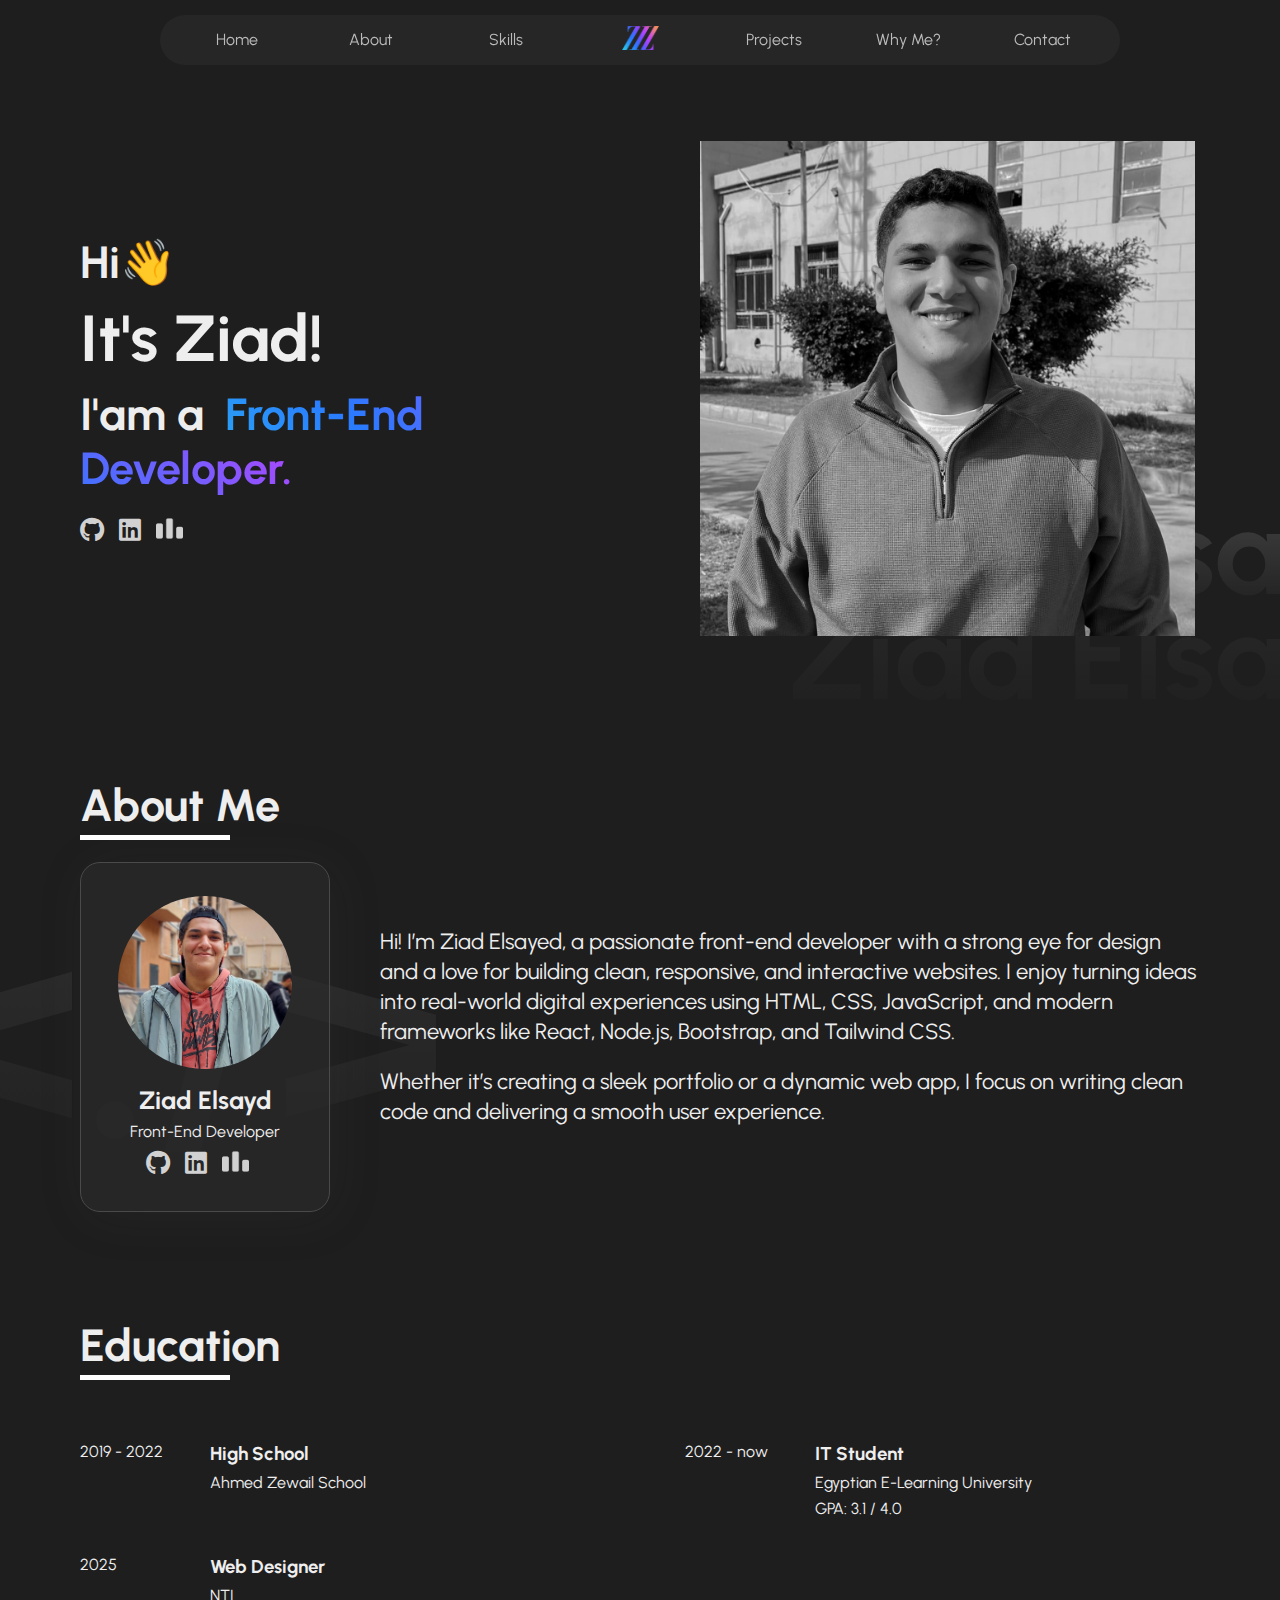
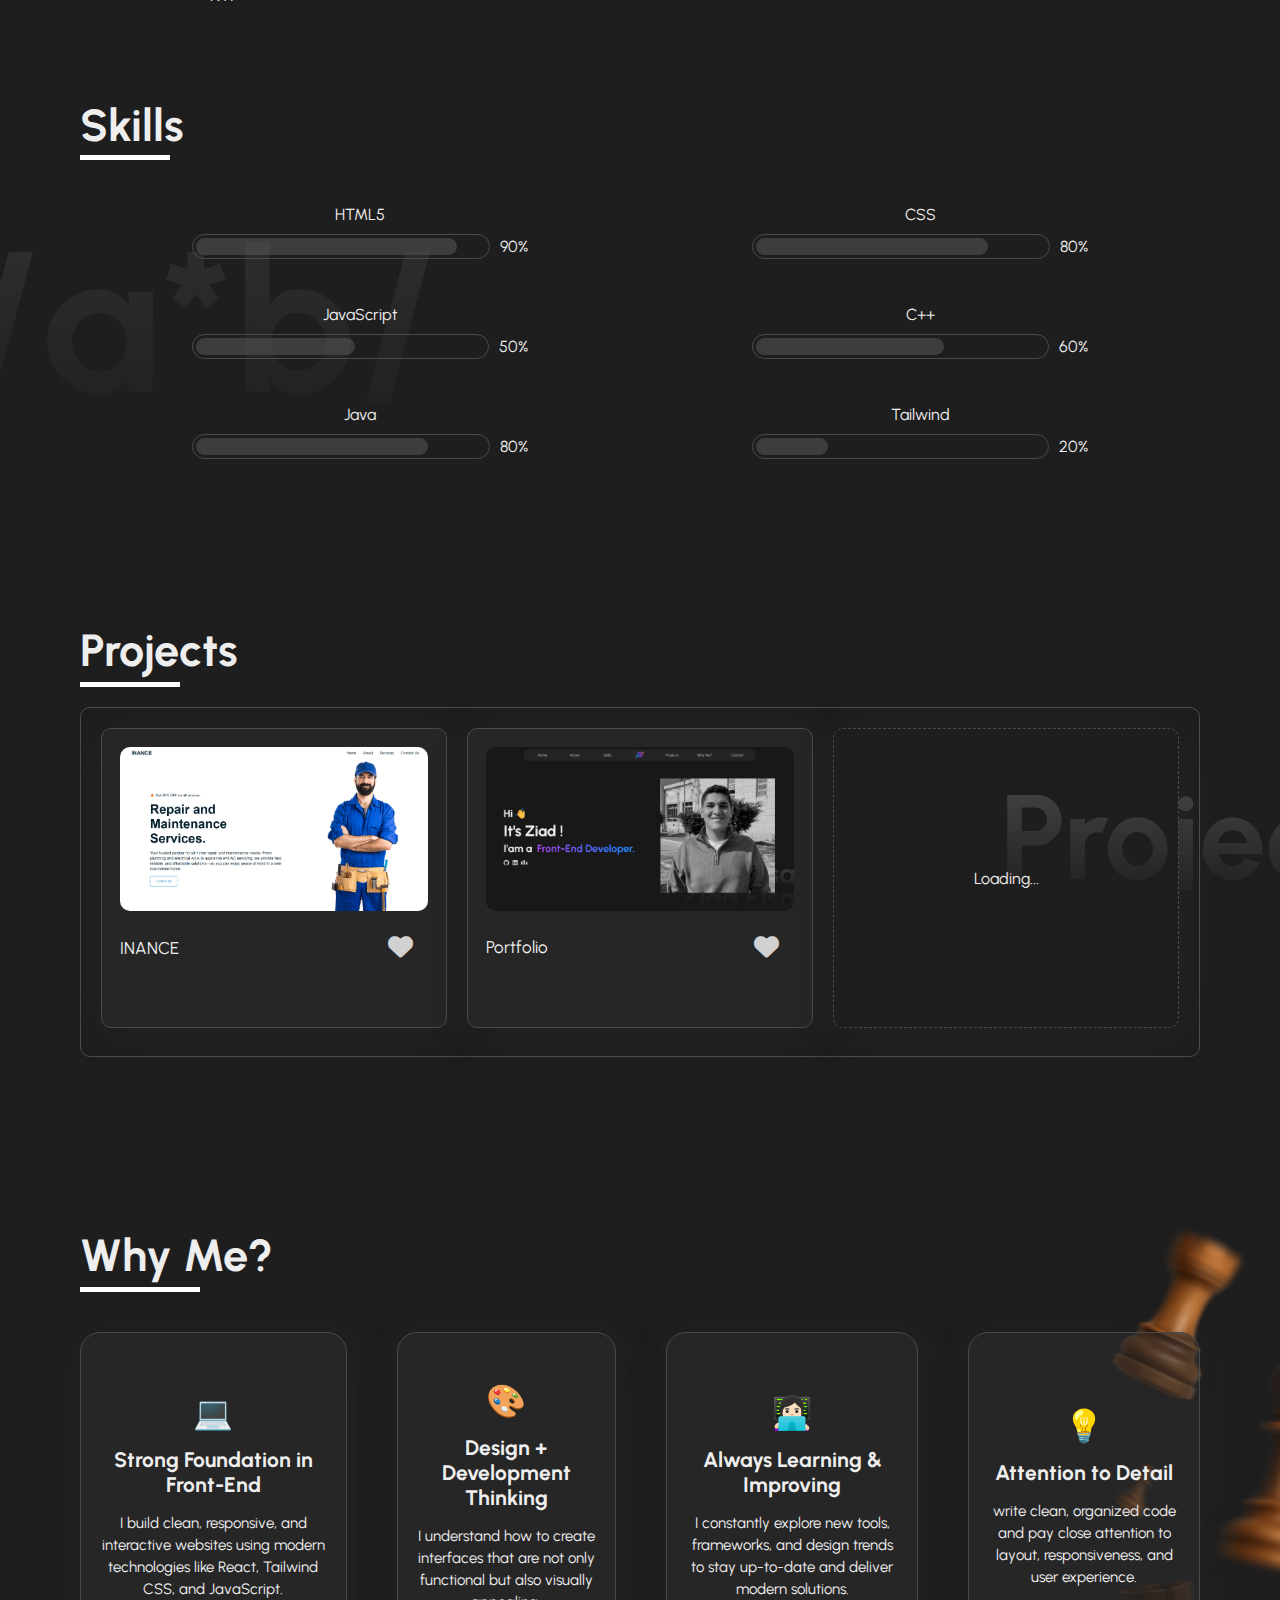
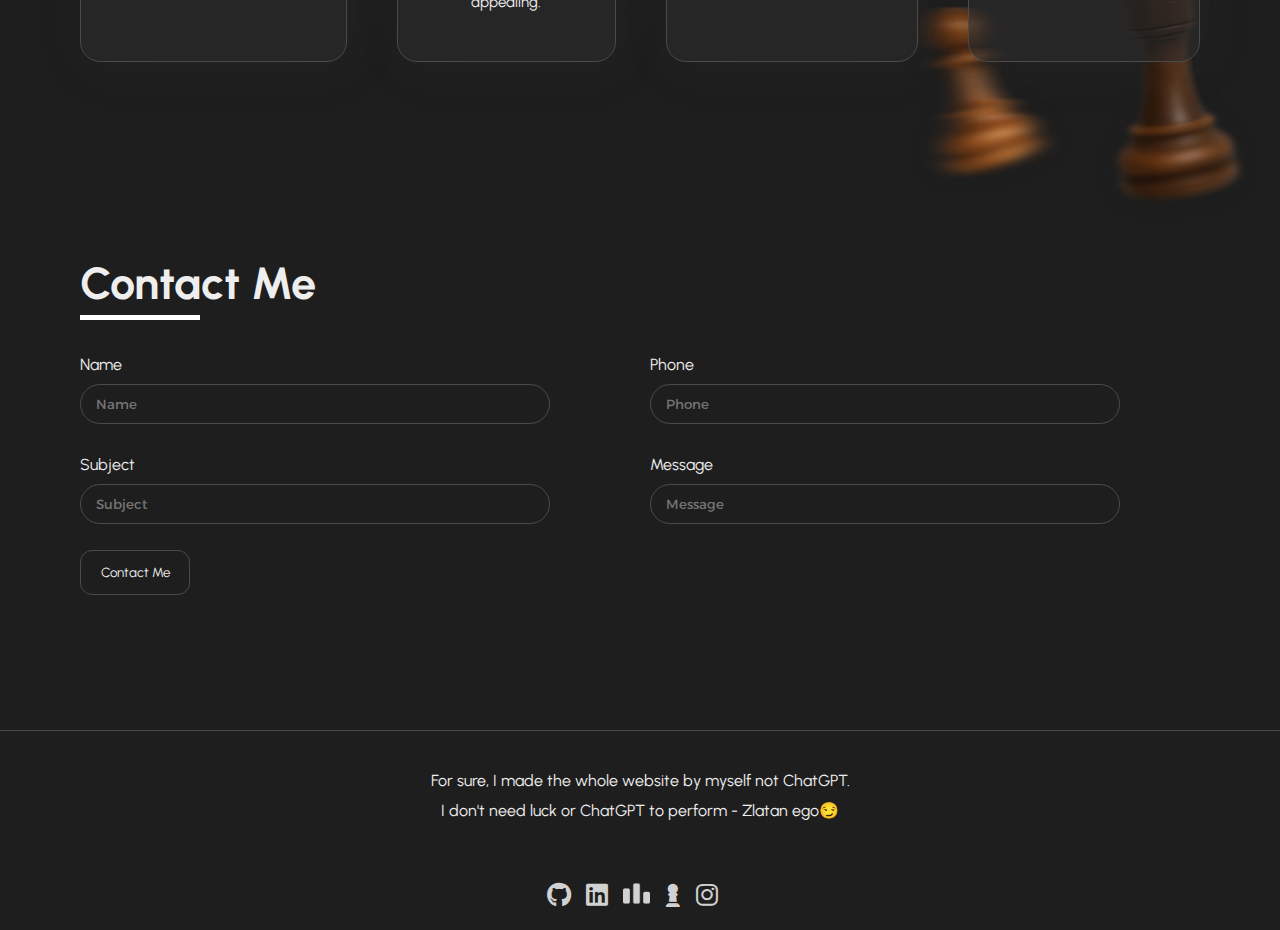
<file: index.html>
<!DOCTYPE html>
<html lang="en">
<head>
    <meta charset="UTF-8">
    <meta name="viewport" content="width=device-width, initial-scale=1.0">
    <link rel="icon" href="assets/gred-logo.png">

    <title>Ziad Elsayd</title>

    <link rel="preconnect" href="https://fonts.googleapis.com">
    <link rel="preconnect" href="https://fonts.gstatic.com" crossorigin>
    <link href="https://fonts.googleapis.com/css2?family=Alexandria:wght@100..900&family=Urbanist:ital,wght@0,100..900;1,100..900&display=swap" rel="stylesheet">

    <link rel="preconnect" href="https://fonts.googleapis.com">
    <link rel="preconnect" href="https://fonts.gstatic.com" crossorigin>
    <link href="https://fonts.googleapis.com/css2?family=Alexandria:wght@100..900&display=swap" rel="stylesheet">

    <link rel="stylesheet" href="styles/body.css">
    <link rel="stylesheet" href="styles/main.css">
    <link rel="stylesheet" href="styles/header.css">
    <link rel="stylesheet" href="styles/about.css">
    <link rel="stylesheet" href="styles/edu.css">
    <link rel="stylesheet" href="styles/projects.css">
    <link rel="stylesheet" href="styles/skills.css">
    <link rel="stylesheet" href="styles/whyme.css">
    <link rel="stylesheet" href="styles/contactme.css">
    <link rel="stylesheet" href="styles/query.css">


    <link rel="stylesheet" href="https://cdnjs.cloudflare.com/ajax/libs/font-awesome/6.7.2/css/all.min.css" integrity="sha512-Evv84Mr4kqVGRNSgIGL/F/aIDqQb7xQ2vcrdIwxfjThSH8CSR7PBEakCr51Ck+w+/U6swU2Im1vVX0SVk9ABhg==" crossorigin="anonymous" referrerpolicy="no-referrer" />
</head>
<body>
    <header>
        <div class="header">
            <nav>
                <ul>
                    <li><a href="#home" class="hover-round-li-div">Home</a></li>
                    <li><a href="#about" class="hover-round-li-div">About</a></li>
                    <li><a href="#sk" class="hover-round-li-div">Skills</a></li>
                </ul>
            </nav>

            <div class="logo-div">
                <a href="#"><img src="assets/gred-logo.png" alt="Ziad Elsayd Logo"></a>
            </div>

            <nav>
                <ul>
                    <li><a href="#proj" class="hover-round-li-div">Projects</a></li>
                    <li><a href="#why" class="hover-round-li-div">Why Me?</a></li>
                    <li><a href="#cont" class="hover-round-li-div">Contact</a></li>
                </ul>
            </nav>
        </div>
    </header>

    <section class="home-section" id="home">
        <div class="left-main-part">
            <div class="main-p-div">
                <h2>Hi👋</h2>
                <h1>It's Ziad!</h1>
                <h2>I'am a <span class="front-span">Front-End Developer.</span></h2>
            </div>
            <div class="icon-main-div">
                <a href="https://github.com/zeusx32" target="_blank"><i class="fa-brands fa-github"></i></a>
                <a href="https://www.linkedin.com/in/zeusx/" target="_blank"><i class="fa-brands fa-linkedin"></i></a>
                <a href="https://codeforces.com/profile/ziadelsayd" target="_blank"><img src="assets/code-forces.png" alt="" class="sa"></a> 
            </div>
        </div>
        <div class="right-main-part">
            <div class="cir-abs-img"></div>
            <div class="my-img-div">
                <img src="assets/me.png" alt="Ziad Elsayd">
            </div>
            <div class="abs-main-h2-div">
                <h2 class="abs-main-h2-1">Ziad Elsayd</h2>
                <h2 class="abs-main-h2-2">Ziad Elsayd</h2>
            </div>
        </div>

       
    </section>


    <section class="about-div" id="about">
        <div class="abs-about-div">
            <h2><./></h1>
        </div>
        <div class="about-h2-div">
            <h2>About Me</h2>
        </div>
        <div class="main-about-div">
            <div class="left-about-div">
                <div class="about-img-div">
                    <img src="assets/me-2.jpg" alt="" class="about-img">
                </div>
                <div class="about-p-div">
                    <p class="about-p-1">Ziad Elsayd</p>
                    <p class="about-p-2">Front-End Developer</p>
                    <div class="icon-main-div about-icons">
                        <a href="https://github.com/zeusx32" target="_blank"><i class="fa-brands fa-github"></i></a>
                        <a href="https://www.linkedin.com/in/zeusx/" target="_blank"><i class="fa-brands fa-linkedin"></i></a>
                        <a href="https://codeforces.com/profile/ziadelsayd" target="_blank"><img src="assets/code-forces.png" alt=""></a> 
                    </div>
                </div>
            </div>
            <div class="right-about-div">
                <p>Hi! I’m Ziad Elsayed, a passionate front-end developer with a strong eye for design and a love for building clean, responsive, and interactive websites. I enjoy turning ideas into real-world digital experiences using HTML, CSS, JavaScript, and modern frameworks like React, Node.js, Bootstrap, and Tailwind CSS.</p>
                <p>Whether it’s creating a sleek portfolio or a dynamic web app, I focus on writing clean code and delivering a smooth user experience.</p>

            </div>
        </div>
    </section>

    <section class="edu-section">
        <div class="edu-cont">
            <div class="about-h2-div">
            <h2>Education</h2>
        </div>
        <div class="edu-grid">
            <div class="edu-div">
                <div class="edu-left-part">2019 - 2022</div>
                <div class="edu-right-part">
                    <h3>High School</h3>
                    <p>Ahmed Zewail School</p>
                </div>
            </div>
            <div class="edu-div">
                <div class="edu-left-part">2022 - now</div>
                <div class="edu-right-part">
                    <h3>IT Student</h3>
                    <p>Egyptian E-Learning University</p>
                    <p class="gpa">GPA: 3.1 / 4.0</p>
                </div>
            </div>
            <div class="edu-div">
                <div class="edu-left-part">2025</div>
                <div class="edu-right-part">
                    <h3>Web Designer</h3>
                    <p>NTI</p>
                </div>
            </div>
        </div>
        </div>
    </section>

    <section class="sk-section" id="sk">
        <div class="about-h2-div sk-h2">
            <h2>Skills</h2>
        </div>

        <div class="sk-container">
            <div class="abs-sk-div">
                <h2>/a*b/</h2>
            </div>
            <div class="sk-div">
                <p>
                    HTML5
                </p>
                <div class="bar-div">
                    <div class="main-bar">
                        <div class="sec-bar"></div>
                    </div>
                    <p>90%</p>
                </div>
            </div>
            
            <div class="sk-div">
                <p>
                    CSS
                </p>
                <div class="bar-div">
                    <div class="main-bar">
                        <div class="sec-bar sk-80"></div>
                    </div>
                    <p>80%</p>
                </div>
            </div>

            <div class="sk-div">
                <p>
                    JavaScript
                </p>
                <div class="bar-div">
                    <div class="main-bar">
                        <div class="sec-bar sk-50"></div>
                    </div>
                    <p>50%</p>
                </div>
            </div>

            <div class="sk-div">
                <p>
                    C++
                </p>
                <div class="bar-div">
                    <div class="main-bar">
                        <div class="sec-bar sk-60"></div>
                    </div>
                    <p>60%</p>
                </div>
            </div>

            <div class="sk-div">
                <p>
                    Java
                </p>
                <div class="bar-div">
                    <div class="main-bar">
                        <div class="sec-bar sk-80"></div>
                    </div>
                    <p>80%</p>
                </div>
            </div>

            <div class="sk-div">
                <p>
                    Tailwind
                </p>
                <div class="bar-div">
                    <div class="main-bar">
                        <div class="sec-bar sk-20"></div>
                    </div>
                    <p>20%</p>
                </div>
            </div>
        </div>
    </section>

    <section class="proj-section" id="proj">
        <div class="about-h2-div proj-h2">
            <h2>Projects</h2>
        </div>
        <div class="main-proj-div">

            <div class="proj-div">
                <div class="proj-img-div">
                    <a href="https://zeusx32.github.io/INANCE/" target="_blank">
                        <div class="abs-proj-div">
                            <div><p>Open Project</p></div>
                        </div>
                    </a>
                    <a href="https://zeusx32.github.io/INANCE/" target="_blank"><img src="assets/screen-1.png" alt="INANCE Project"></a>
                </div>
                <div class="proj-det-div">
                    <div class="proj-name-div">
                        <a href="https://zeusx32.github.io/INANCE/"><p>INANCE</p></a>
                    </div>
                    <div class="proj-heart-div">
                        <i class="fa-solid fa-heart"></i>
                    </div>
                </div>
            </div>

            <div class="proj-div">
                <div class="proj-img-div">
                    <a href="html/ser.html">
                        <div class="abs-proj-div">
                            <div><p>Open Project</p></div>
                        </div>
                    </a>
                    <a href="html/ser.html"><img src="assets/screen-2.png" alt="Portfolio Project"></a>
                </div>
                <div class="proj-det-div">
                    <div class="proj-name-div">
                        <a href="html/ser.html"><p>Portfolio</p></a>
                    </div>
                    <div class="proj-heart-div">
                        <i class="fa-solid fa-heart"></i>
                    </div>
                </div>
            </div>
            
            <div class="proj-div loading">
                <p>Loading...</p>
            </div>

            <div></div>
            <div class="abs-main-h2-div abs-proj">
                <h2 class="abs-main-h2-1">Projects</h2>
            </div>
        </div>
    </section>

    <section class="why-section" id="why">
        <div class="abs-main-h2-div abs-why">
            <img src="assets/ChatGPT Image Jul 19, 2025, 04_42_13 PM.png" alt="Chess">
        </div>

        <div class="about-h2-div why-h2">
            <h2>Why Me?</h2>
        </div>

        <div class="why-container">
            <div class="why-div">
                <h3>💻</h3>
                <h2>Strong Foundation in Front-End</h2>
                <p>I build clean, responsive, and interactive websites using modern technologies like React, Tailwind CSS, and JavaScript.</p>
            </div>
            <div class="why-div">
                <h3>🎨</h3>
                <h2>Design + Development Thinking</h2>
                <p>I understand how to create interfaces that are not only functional but also visually appealing.</p>
            </div>
            <div class="why-div">
                <h3>👩🏻‍💻</h3>
                <h2>Always Learning & Improving</h2>
                <p>I constantly explore new tools, frameworks, and design trends to stay up-to-date and deliver modern solutions.</p>
            </div>
            <div class="why-div">
                <h3>💡</h3>
                <h2>Attention to Detail</h2>
                <p> write clean, organized code and pay close attention to layout, responsiveness, and user experience.</p>
            </div>
        </div>
    </section>

    <section class="contact-section" id="cont">
        <div class="about-h2-div why-h2">
            <h2>Contact Me</h2>
        </div>

        <div class="form-container">
            <div class="form-div">
                <label for="name">Name</label>
                <input type="text" name="name" placeholder="Name" id="name">
            </div>
            <div class="form-div">
                <label for="phone">Phone</label>
                <input type="text" name="phone" placeholder="Phone" id="phone">
            </div>
            <div class="form-div">
                <label for="subject">Subject</label>
                <input type="text" name="subject" placeholder="Subject" id="subject">
            </div>
            <div class="form-div">
                <label for="message">Message</label>
                <input type="message" name="message" placeholder="Message" id="message">
            </div>
        </div>

        <div class="cont-but">
            <button>Contact Me</button>
        </div>
    </section>

    <footer>
        <div class="footer-p">
            <p>For sure, I made the whole website by myself not ChatGPT.</p>
            <p>I don't need luck or ChatGPT to perform - Zlatan ego😏</p>
        </div>
        <div class="icon-main-div footer-icons">
            <a href="https://github.com/zeusx32" target="_blank"><i class="fa-brands fa-github"></i></a>
            <a href="https://www.linkedin.com/in/zeusx/" target="_blank"><i class="fa-brands fa-linkedin"></i></a>
            <a href="https://codeforces.com/profile/ziadelsayd" target="_blank"><img src="assets/code-forces.png" alt="" class="sa"></a>
            <a href="https://www.chess.com/member/rookstarzeusx" target="_blank"><i class="fa-solid fa-chess-pawn"></i></a>
            <a href="https://www.instagram.com/ziadelsayd_official/" target="_blank"><i class="fa-brands fa-instagram"></i></a>

        </div>
    </footer>

</body>
</html>
</file>
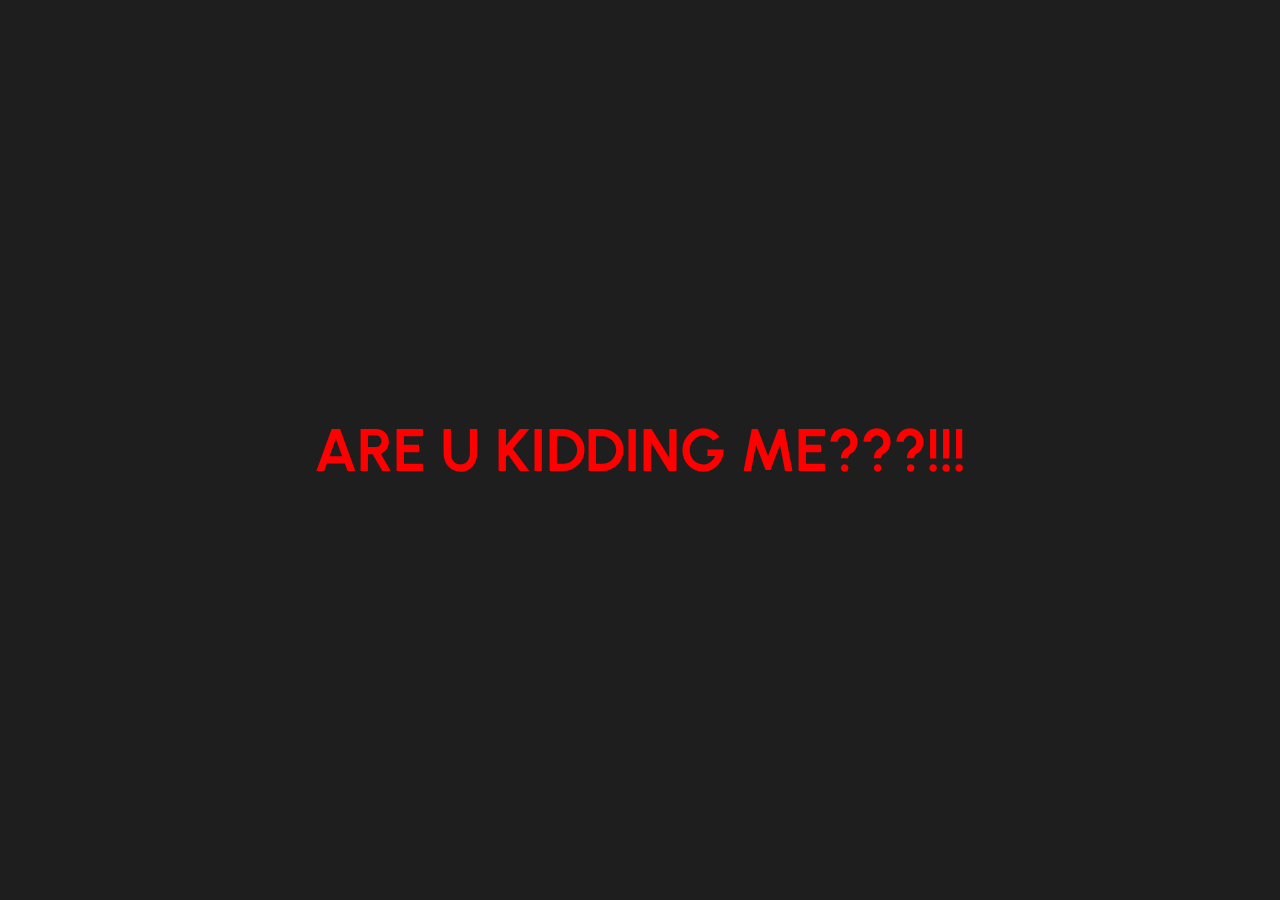
<file: html/ser.html>
<!DOCTYPE html>
<html lang="en">
<head>
    <meta charset="UTF-8">
    <meta name="viewport" content="width=device-width, initial-scale=1.0">
    <title>My Portfolio</title>
    <link rel="icon" href="../assets/gred-logo.png">

    <link rel="preconnect" href="https://fonts.googleapis.com">
    <link rel="preconnect" href="https://fonts.gstatic.com" crossorigin>
    <link href="https://fonts.googleapis.com/css2?family=Alexandria:wght@100..900&family=Urbanist:ital,wght@0,100..900;1,100..900&display=swap" rel="stylesheet">

    <link rel="stylesheet" href="../styles/ser.css">
</head>
<body>
    <div>
        <h2>ARE U KIDDING ME???!!!</h2>
    </div>
</body>
</html>
</file>
<file: styles/body.css>
*{
    color: rgb(239, 238, 238);
    font-family: "Urbanist", sans-serif;
    text-decoration: none;
    list-style: none;
    margin: 0px;
    padding: 0px;
    border: 0px;
    outline: 0px;
    box-sizing: border-box;
}

body{
    position: relative;
    background-color: rgb(30, 30, 30);
    padding-top: 80px;
}
  
html, body{
    overflow-x: hidden;
    max-width: 100%;
}
</file>
<file: styles/main.css>
.home-section{
    display: grid;
    grid-template-columns: repeat(2,1fr);
    gap: 20px;
    align-items: center;
    height: 620px;
    padding: 0 50px;
    margin: 0 30px;
}

.left-main-part{
    display: flex;
    align-items: start;
    flex-direction: column; 
}

.right-main-part{
    display: flex;
    justify-content: center;
    align-items: end;
    flex-direction: column;
    position: relative;
}

.main-p-div h1{
    font-size: 65px;
    margin: 10px 0;
}

.main-p-div h2{
    font-size: 45px;
}

.main-p-div span{
    background: linear-gradient(45deg, #29cbeb, #2a7aff, #b345fd, #fa935c, #b345fd, #2a7aff, #29cbeb);
    padding: 0 10px;
    background-size: 400% 400%;
    -webkit-background-clip: text;
    -webkit-text-fill-color: transparent;
    animation: gradientMove 8s linear infinite;
}

@keyframes gradientMove {
    0% {
        background-position: 0% 50%;
    }
    100% {
        background-position: 100% 50%;
    }
}

.main-p-div{
    margin-bottom: 20px;
}

.icon-main-div{
    display: flex;
    align-items: center;
    justify-content: center;
}

.fa-brands{
    font-size: 25px;
    margin-right: 15px;
    color: #d2d1d1;
    transition: all 0.2s;
}

.icon-main-div img{
    width: 27px;   
    transition: all 0.2s;
}

.fa-brands:hover, .icon-main-div img:hover{
    filter: brightness(1.2);
}




.abs-main-h2-div{
    position: absolute;
    right: -220px;
    bottom: -70px;
    z-index: -1;
    line-height: 105px;
}

.abs-main-h2-div h2{
    font-size: 120px;
    font-weight: bolder;
}

.abs-main-h2-2{
    background: linear-gradient(#282828, #202020);
    -webkit-background-clip: text;
    -webkit-text-fill-color: transparent;
}

.abs-main-h2-1{
    background: linear-gradient(#424242,#222222);
    -webkit-background-clip: text;
    -webkit-text-fill-color: transparent;
}


.my-img-div{
    width: 500px;
    
}

.my-img-div img{
    width: 99%;
}
</file>
<file: styles/header.css>
header, .header{
    display: flex;
    justify-content: center;
    align-items: center;
    height: 80px;
}

header{
    position: fixed;
    top: 0;
    right: 0;
    left: 0;
    z-index: 999;
}


.header{
    height: 50px;
    width: 75%;
    justify-content: space-between;
    padding: 0 10px;
    background-color: rgba(45, 45, 45, 0.587);
    border-radius: 50px;
    box-shadow: 5px 5px 30px rgba(255, 255, 255, 0.01);
}

.logo-div{
    flex: 1;
    display: flex;
    justify-content: center;
    align-items: center;
}

.logo-div img{
    width: 37px;
}

header ul{
    display: flex;
    justify-content: space-around;
    align-items: center;
    width: 100%;
}

header nav{
    flex: 3;
}
.hover-round-li-div, header li{
    flex: 2;
}
.hover-round-li-div{
    flex: 1;
    height: 35px;
    display: flex;
    justify-content: center;
    align-items: center;
    border-radius: 50px;
    color: rgb(187, 187, 187);
    transition: background-color 0.2s;
    overflow: hidden;
    line-height: 1;
}



.hover-round-li-div:hover{
    background-color: rgb(46, 46, 46);
}
</file>
<file: styles/about.css>
.main-about-div, .left-about-div, .about-p-div, .about-img-div, .right-about-div, .about-div, .judge-div{
    display: flex;
    justify-content: center;
    align-items: center;
}


.about-div{
    height: 550px;
    padding: 0 50px;
    margin: 20px 30px;
    position: relative;
    flex-direction: column;
    align-items: start;

}

.abs-about-div{
    position: absolute;
    top: 130px;
    left: -120px;
    z-index: -1;
}

.abs-about-div h2{
    font-size: 300px;
    background: linear-gradient(#303030, #1f1f1f);
    -webkit-background-clip: text;
    -webkit-text-fill-color: transparent;
}

.about-h2-div{
    margin-bottom: 30px;
}

.about-h2-div h2{
    font-size: 45px;
    position: relative;
}

.about-h2-div h2::before{
    content: "";
    position: absolute;
    width: 150px;
    height: 5px;
    background-color: white;
    bottom: -8px;
}


.main-about-div{
    gap: 50px;
}

.left-about-div{
    flex-direction: column;
    width: 250px;
    height: 350px;
    background-color: rgba(45, 45, 45, 0.587);
    border-radius: 20px;
    gap: 15px;
    border: 1px solid rgb(74, 74, 74);
    box-shadow: 5px 5px 50px rgba(78, 78, 78, 0.116);
    transition: all 0.3s;
}

.left-about-div:hover{
    transform: scale(1.01);
    box-shadow: 5px 5px 50px rgba(105, 105, 105, 0.205);
}

.about-img-div{
    height: 50%;
}

.about-img-div img{
    width: 70%;
    border-radius: 888px;
}

.about-p-div{
    flex-direction: column;
    margin: 0 5px;  
}




.about-p-div p{
    margin-bottom: 7px;
}



.about-p-1{
    font-size: 25px;
    font-weight: bold;
}



.right-about-div{
    flex: 1;
    flex-direction: column;
}

.right-about-div p{
    font-size: 22px;
    line-height: 30px;
    margin-bottom: 20px;
}
</file>
<file: styles/edu.css>
.edu-section{
    height: 350px;
    padding: 0 50px;
    margin: 20px 30px;
    position: relative;
    display: flex;
    justify-content: center;
    width: 100%;
    flex-direction: column;
    align-items: start;
}

.edu-cont{
    width: 100%;
}

.edu-grid{
    margin-top: 70px;
    display: grid;
    grid-template-columns: repeat(auto-fill, minmax(400px,1fr));
    gap: 30px;
}

.edu-div{
    display: flex;
    gap: 30px;
    
}

.edu-left-part{
    width: 100px;
}

.edu-div h3{
    padding-bottom: 8px;
}

.edu-div p{
    padding-bottom: 7px;
}

.abs-proj{
    bottom: 50px;
}
</file>
<file: styles/projects.css>
.proj-section{
    position: relative;
    height: 600px;
    padding: 0 50px;
    margin: 30px 30px;
    display: flex;
    flex-direction: column;
    justify-content: center;
}

.proj-h2 h2::before{
    width: 100px;
    bottom: -10px;
}

.main-proj-div{
    display: grid;
    grid-template-columns: repeat(3, 1fr);
    border: 1px solid rgb(77, 77, 77);
    border-radius: 10px;
    height: 350px;
    padding: 20px;
    gap: 20px;
}

.proj-div{
    padding: 18px;
    border-radius: 10px;
    height: 300px;
    background-color: rgba(45, 45, 45, 0.587);
    border: 1px solid rgb(74, 74, 74);
    box-shadow: 5px 5px 50px rgba(78, 78, 78, 0.116);
    transition: all 0.3s;
}

.proj-div:hover{
    transform: scale(1.01);
    box-shadow: 5px 5px 50px rgba(105, 105, 105, 0.16);
}

.proj-img-div{
    position: relative;
}

.abs-proj-div{
    position: absolute;
    top: 0;
    bottom: 4px;
    right: 0;
    left: 0;
    background-color: rgba(128, 128, 128, 0.185);
    border-radius: 10px;
    display: flex;
    justify-content: center;
    align-items: center;
    opacity: 0;
    transition: all 0.3s;
}

.abs-proj-div div{
    background-color: rgb(139, 139, 139);
    padding: 5px 8px;
    border-radius: 5px;
}

.abs-proj-div p{
    font-size: 16px;
}

.abs-proj-div:hover{
    opacity: 1;
}

.proj-img-div img{
    width: 100%;
    border-radius: 10px;
}

.proj-det-div{
    display: flex;
    justify-content: space-between;
    align-items: center;
    margin-top: 20px;
    
}

.proj-name-div p{
    font-size: 17px;
}

.fa-heart{
    font-size: 15px;
    transition: all 0.2s;
}

.fa-solid:hover{
    color: rgb(245, 28, 28);
}

.fa-solid:active{
    transform: scale(0.9);
}

.loading{
    background-color: transparent;
    border: 1px dashed rgb(74, 74, 74);
    display: flex;
    justify-content: center;
    align-items: center;
}

.abs-proj{
    bottom: 250px;
    right: -170px;
}
</file>
<file: styles/skills.css>
.sk-section{
    display: flex;
    flex-direction: column;
    justify-content: center;
    height: 440px;
    padding: 0 50px;
    margin: 30px 30px;
}

.sk-container{
    display: grid;
    grid-template-columns: repeat(2,1fr);
    height: 300px;
    position: relative;
}

.abs-sk-div{
    position: absolute;
    top: 20px;
    left: -120px;
    z-index: -1;
}

.abs-sk-div h2{
    font-size: 200px;
    background: linear-gradient(#303030, #1f1f1f);
    -webkit-background-clip: text;
    -webkit-text-fill-color: transparent;
}

.sk-div, .bar-div{
    display: flex;
    justify-content: center;
    align-items: center;
}

.sk-div{
    flex-direction: column;
}

.bar-div{
    width: 60%;
    margin-top: 10px;
}

.main-bar{
    flex: 1;
    border-radius: 50px;
    border: 1px solid rgb(74, 74, 74);
    height: 25px;
    padding: 3px;
    margin-right: 10px;
    transition: all 0.3s;
}

.main-bar:hover{
    box-shadow: 5px 5px 50px rgba(105, 105, 105, 0.16);
}

.sk-h2 h2::before{
    width: 90px;
}

.sec-bar{
    width: 90%;
    height: 100%;
    background-color: rgba(82, 82, 82, 0.603);
    border-radius: 50px;
}

.sk-80{
    width: 80%;
}

.sk-50{
    width: 55%;
}

.sk-60{
    width: 65%;
}

.sk-20{
    width: 25%;
}
</file>
<file: styles/whyme.css>
.why-section{
    display: flex;
    flex-direction: column;
    justify-content: center;
    height: 550px;
    padding: 0 50px;
    margin: 30px 30px;
    position: relative;
}

.abs-why{
    right: -880px;
    bottom: -200px;
    position: absolute;
}

.abs-why img{
    width: 50%;
}


.why-h2 h2::before{
    width: 120px;
    bottom: -10px;
}

.why-container{
    display: flex;
    justify-content: center;
    align-items: center;
    gap: 50px;
    margin-top: 20px;
}

.why-div{
    display: flex;
    flex-direction: column;
    justify-content: center;
    align-items: center;
    background-color: rgba(45, 45, 45, 0.587);
    border-radius: 20px;
    gap: 15px;
    border: 1px solid rgb(74, 74, 74);
    box-shadow: 5px 5px 50px rgba(78, 78, 78, 0.116);
    height: 330px;
    padding: 0 20px;
    transition: all 0.3s;
}

.why-div:hover{
    transform: translateY(-7px) scale(1.01);
    box-shadow: 5px 5px 50px rgba(105, 105, 105, 0.205);
}

.why-div h2{
    font-size: 21px;
    text-align: center;
}

.why-div h3{
    font-size: 32px;
}

.why-div p{
    font-size: 15px;
    text-align: center;
    line-height: 22px;
}
</file>
<file: styles/contactme.css>
.contact-section{
    display: flex;
    flex-direction: column;
    justify-content: center;
    height: 550px;
    padding: 0 50px;
    margin: 30px 30px;
}

.form-container{
    display: grid;
    grid-template-columns: repeat(2,1fr);
    height: 190px;
    position: relative;
    gap: 20px;
    padding-top: 10px;
}

.form-div{
    display: flex;
    flex-direction: column;
    justify-content: center;
    padding-right: 80px;
}

.form-div input{
    margin-top: 10px;
    height: 40px;
    background-color: transparent;
    padding: 15px;
    border-radius: 50px;
    border: 1px solid rgb(74, 74, 74);
    font-family: "Alexandria", sans-serif;  
    transition: all 0.3s;
}

.form-div input:focus{
    box-shadow: 5px 5px 50px rgba(105, 105, 105, 0.107);
}

.cont-but button{
    border: 1px solid rgb(74, 74, 74);
    width: 110px;
    height: 45px;
    border-radius: 12px;
    margin-top: 20px;
    background-color: transparent;
    transition: all 0.2s;
}

.cont-but button:hover{
    background-color: rgb(74, 74, 74);
    box-shadow: 5px 5px 50px rgba(105, 105, 105, 0.13);
}

.cont-but button:active{
    transform: scale(0.9);
}

footer{
    height: 200px;
    border-top: 1px solid rgb(74, 74, 74);
    display: flex;
    flex-direction: column;
    justify-items: center;
    align-items: center;
}

.footer-icons{
    height: 70px;
    align-items: center;
}

.footer-p{
    flex: 1;
    display: flex;
    flex-direction: column;
    justify-content: center;
    align-items: center;
    line-height: 30px;
}

.fa-brands, .fa-solid{
    font-size: 25px;
    margin-right: 15px;
    color: #d2d1d1;
    transition: all 0.2s;
}

.icon-main-div img{
    width: 27px;   
    transition: all 0.2s;
    margin-right: 15px;
}

.fa-brands:hover, .icon-main-div img:hover, .fa-chess-pawn:hover{
    filter: brightness(1.2);
    color: white;
}

.fa-brands:active, .icon-main-div img:active, .fa-chess-pawn:active{
    transform: scale(0.9);
}
</file>
<file: styles/query.css>
@media (max-width: 1010px){
    .my-img-div{
        width: 420px;
    }
    .main-p-div h1 {
        font-size: 60px;
    }

    .main-p-div h2{
        font-size: 40px;
    }
    .bar-div{
        width: 70%;
    }
    .why-div{
        height: 420px;
        gap: 0;
    }
}
</file>
<file: styles/ser.css>
*{
    font-family: "Urbanist", sans-serif;
    margin: 0px;
    padding: 0px;
    border: 0px;
    outline: 0px;
    box-sizing: border-box;
    position: relative;
    color: red;
    font-size: 60px;
}

body{
    background-color: rgb(30, 30, 30);
    display: flex;
    justify-content: center;
    align-items: center;
    width: 100svw;
    height: 100svh;
}
</file>
